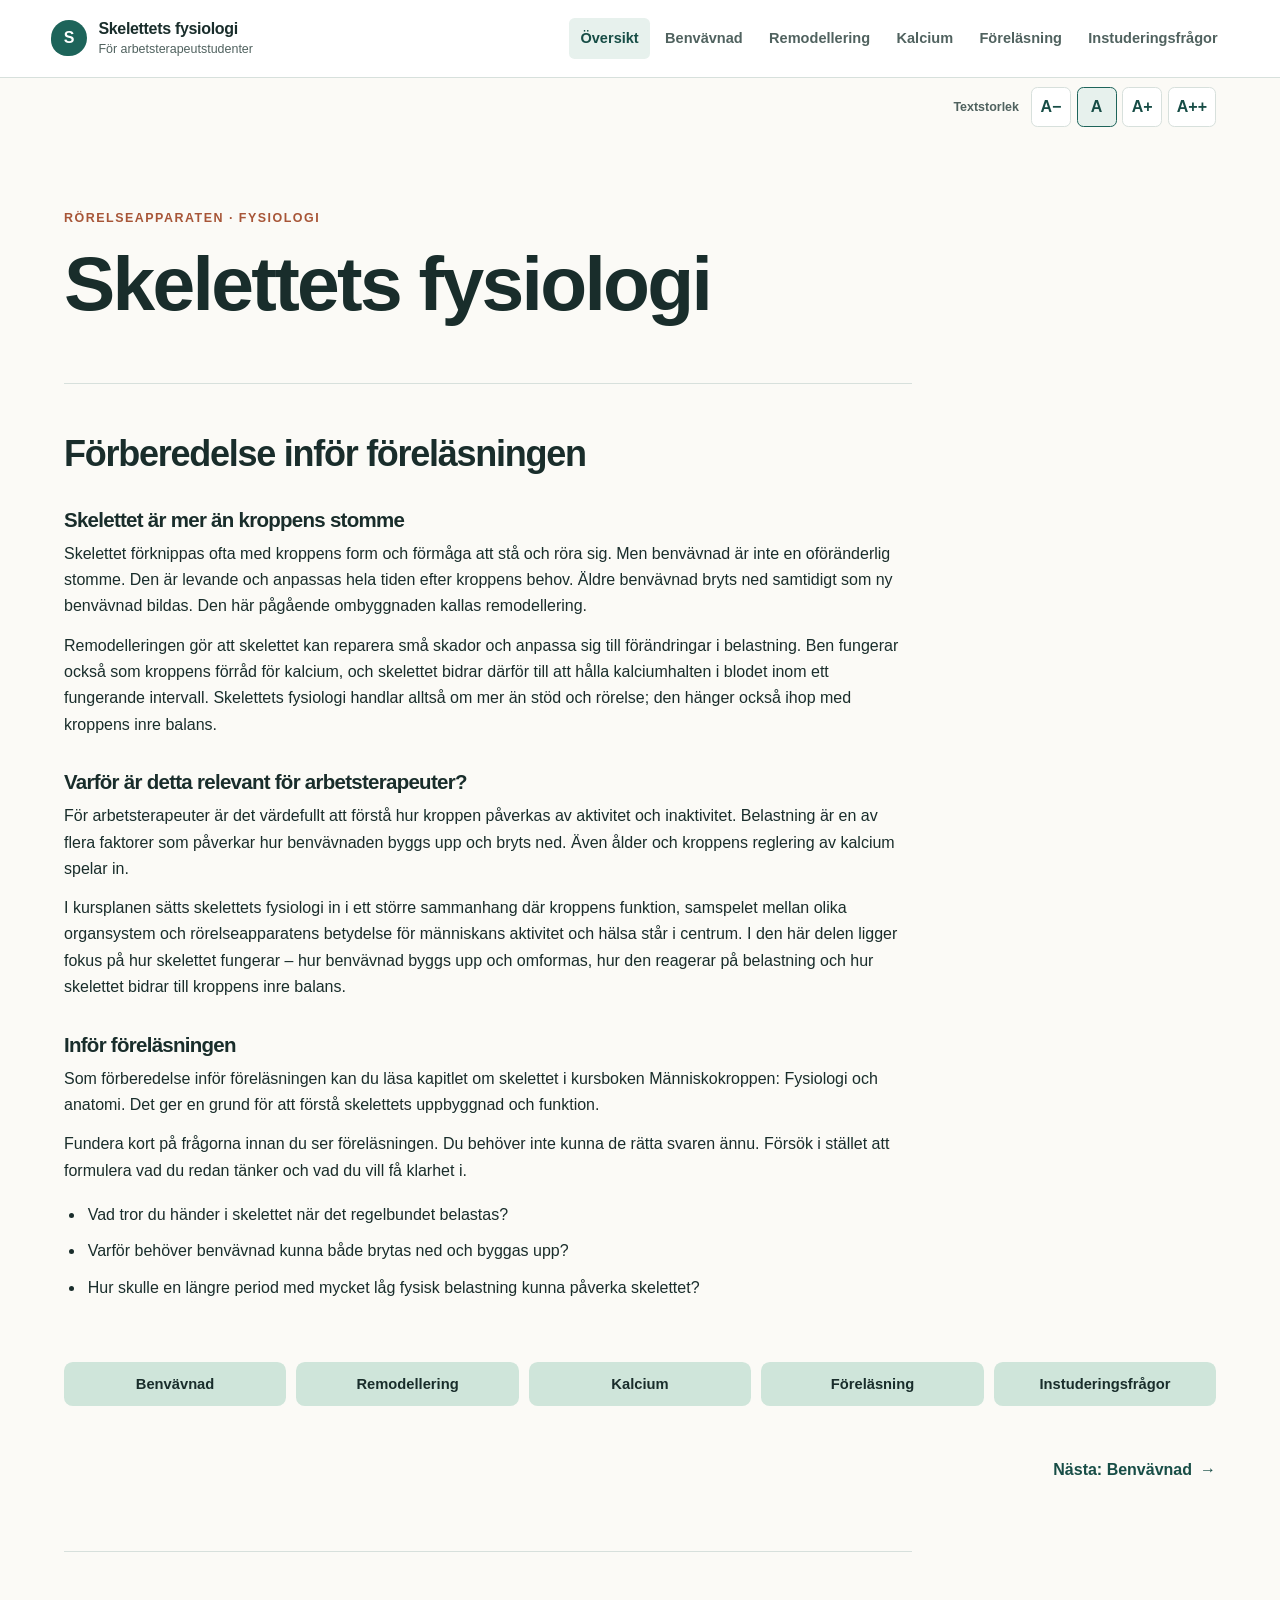
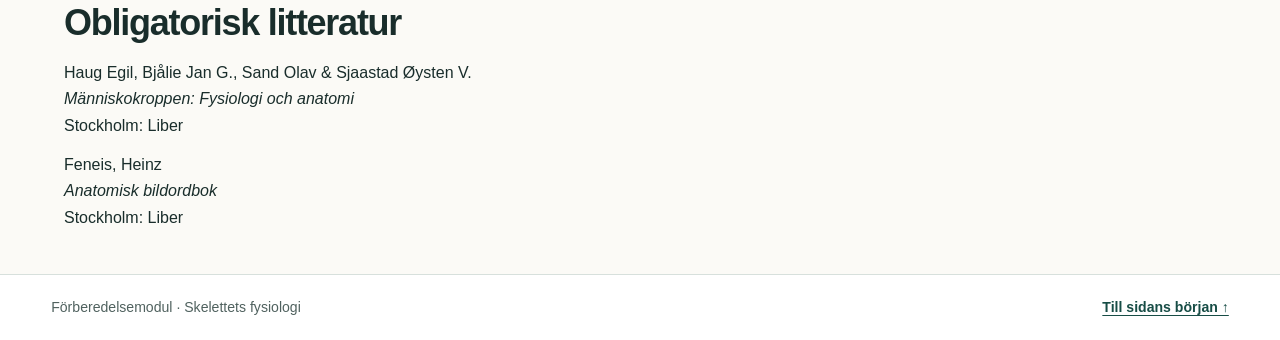
<file: index.html>
<!doctype html>
<html lang="sv">
<head>
  <meta charset="utf-8">
  <meta name="viewport" content="width=device-width, initial-scale=1">
  <meta name="description" content="Förberedelse inför föreläsningen om skelettets fysiologi för arbetsterapeutstudenter.">
  <title>Skelettets fysiologi | Förberedelse</title>
  <link rel="stylesheet" href="assets/site.css">
  <script src="assets/site.js" defer></script>
</head>
<body>
  <a class="skip-link" href="#main">Hoppa till innehållet</a>
  <header class="site-header">
    <a class="brand" href="index.html" aria-label="Skelettets fysiologi, startsida"><span class="brand-mark" aria-hidden="true">S</span><span><strong>Skelettets fysiologi</strong><small>För arbetsterapeutstudenter</small></span></a>
    <nav class="primary-nav" aria-label="Huvudnavigation"><a href="index.html" aria-current="page">Översikt</a><a href="benvavnad.html">Benvävnad</a><a href="remodellering.html">Remodellering</a><a href="kalcium.html">Kalcium</a><a href="forelasning.html">Föreläsning</a><a href="instuderingsfragor.html">Instuderingsfrågor</a></nav>
  </header>
  <main id="main" class="page-shell">
    <section class="hero">
      <p class="eyebrow">Rörelseapparaten · Fysiologi</p>
      <h1>Skelettets fysiologi</h1>
    </section>
    <section class="content-section narrow-copy">
      <h2>Förberedelse inför föreläsningen</h2>
      <h3>Skelettet är mer än kroppens stomme</h3>
      <p>Skelettet förknippas ofta med kroppens form och förmåga att stå och röra sig. Men benvävnad är inte en oföränderlig stomme. Den är levande och anpassas hela tiden efter kroppens behov. Äldre benvävnad bryts ned samtidigt som ny benvävnad bildas. Den här pågående ombyggnaden kallas remodellering.</p>
      <p>Remodelleringen gör att skelettet kan reparera små skador och anpassa sig till förändringar i belastning. Ben fungerar också som kroppens förråd för kalcium, och skelettet bidrar därför till att hålla kalciumhalten i blodet inom ett fungerande intervall. Skelettets fysiologi handlar alltså om mer än stöd och rörelse; den hänger också ihop med kroppens inre balans.</p>
      <h3>Varför är detta relevant för arbetsterapeuter?</h3>
      <p>För arbetsterapeuter är det värdefullt att förstå hur kroppen påverkas av aktivitet och inaktivitet. Belastning är en av flera faktorer som påverkar hur benvävnaden byggs upp och bryts ned. Även ålder och kroppens reglering av kalcium spelar in.</p>
      <p>I kursplanen sätts skelettets fysiologi in i ett större sammanhang där kroppens funktion, samspelet mellan olika organsystem och rörelseapparatens betydelse för människans aktivitet och hälsa står i centrum. I den här delen ligger fokus på hur skelettet fungerar – hur benvävnad byggs upp och omformas, hur den reagerar på belastning och hur skelettet bidrar till kroppens inre balans.</p>
      <h3>Inför föreläsningen</h3>
      <p>Som förberedelse inför föreläsningen kan du läsa kapitlet om skelettet i kursboken Människokroppen: Fysiologi och anatomi. Det ger en grund för att förstå skelettets uppbyggnad och funktion.</p>
      <p>Fundera kort på frågorna innan du ser föreläsningen. Du behöver inte kunna de rätta svaren ännu. Försök i stället att formulera vad du redan tänker och vad du vill få klarhet i.</p>
      <ul class="question-list">
        <li>Vad tror du händer i skelettet när det regelbundet belastas?</li>
        <li>Varför behöver benvävnad kunna både brytas ned och byggas upp?</li>
        <li>Hur skulle en längre period med mycket låg fysisk belastning kunna påverka skelettet?</li>
      </ul>
    </section>
    <nav class="topic-links" aria-label="Genvägar till innehållet">
      <a class="topic-card" href="benvavnad.html"><h3>Benvävnad</h3></a>
      <a class="topic-card" href="remodellering.html"><h3>Remodellering</h3></a>
      <a class="topic-card" href="kalcium.html"><h3>Kalcium</h3></a>
      <a class="topic-card" href="forelasning.html"><h3>Föreläsning</h3></a>
      <a class="topic-card" href="instuderingsfragor.html"><h3>Instuderingsfrågor</h3></a>
    </nav>
    <nav class="page-navigation" aria-label="Gå vidare"><span></span><a class="next-link" href="benvavnad.html">Nästa: Benvävnad <span aria-hidden="true">→</span></a></nav>
    <section class="content-section narrow-copy literature-section">
      <h2>Obligatorisk litteratur</h2>
      <p>Haug Egil, Bjålie Jan G., Sand Olav &amp; Sjaastad Øysten V.<br><em>Människokroppen: Fysiologi och anatomi</em><br>Stockholm: Liber</p>
      <p>Feneis, Heinz<br><em>Anatomisk bildordbok</em><br>Stockholm: Liber</p>
    </section>
  </main>
  <footer class="site-footer"><p>Förberedelsemodul · Skelettets fysiologi</p><a href="#main">Till sidans början ↑</a></footer>
</body>
</html>
</file>
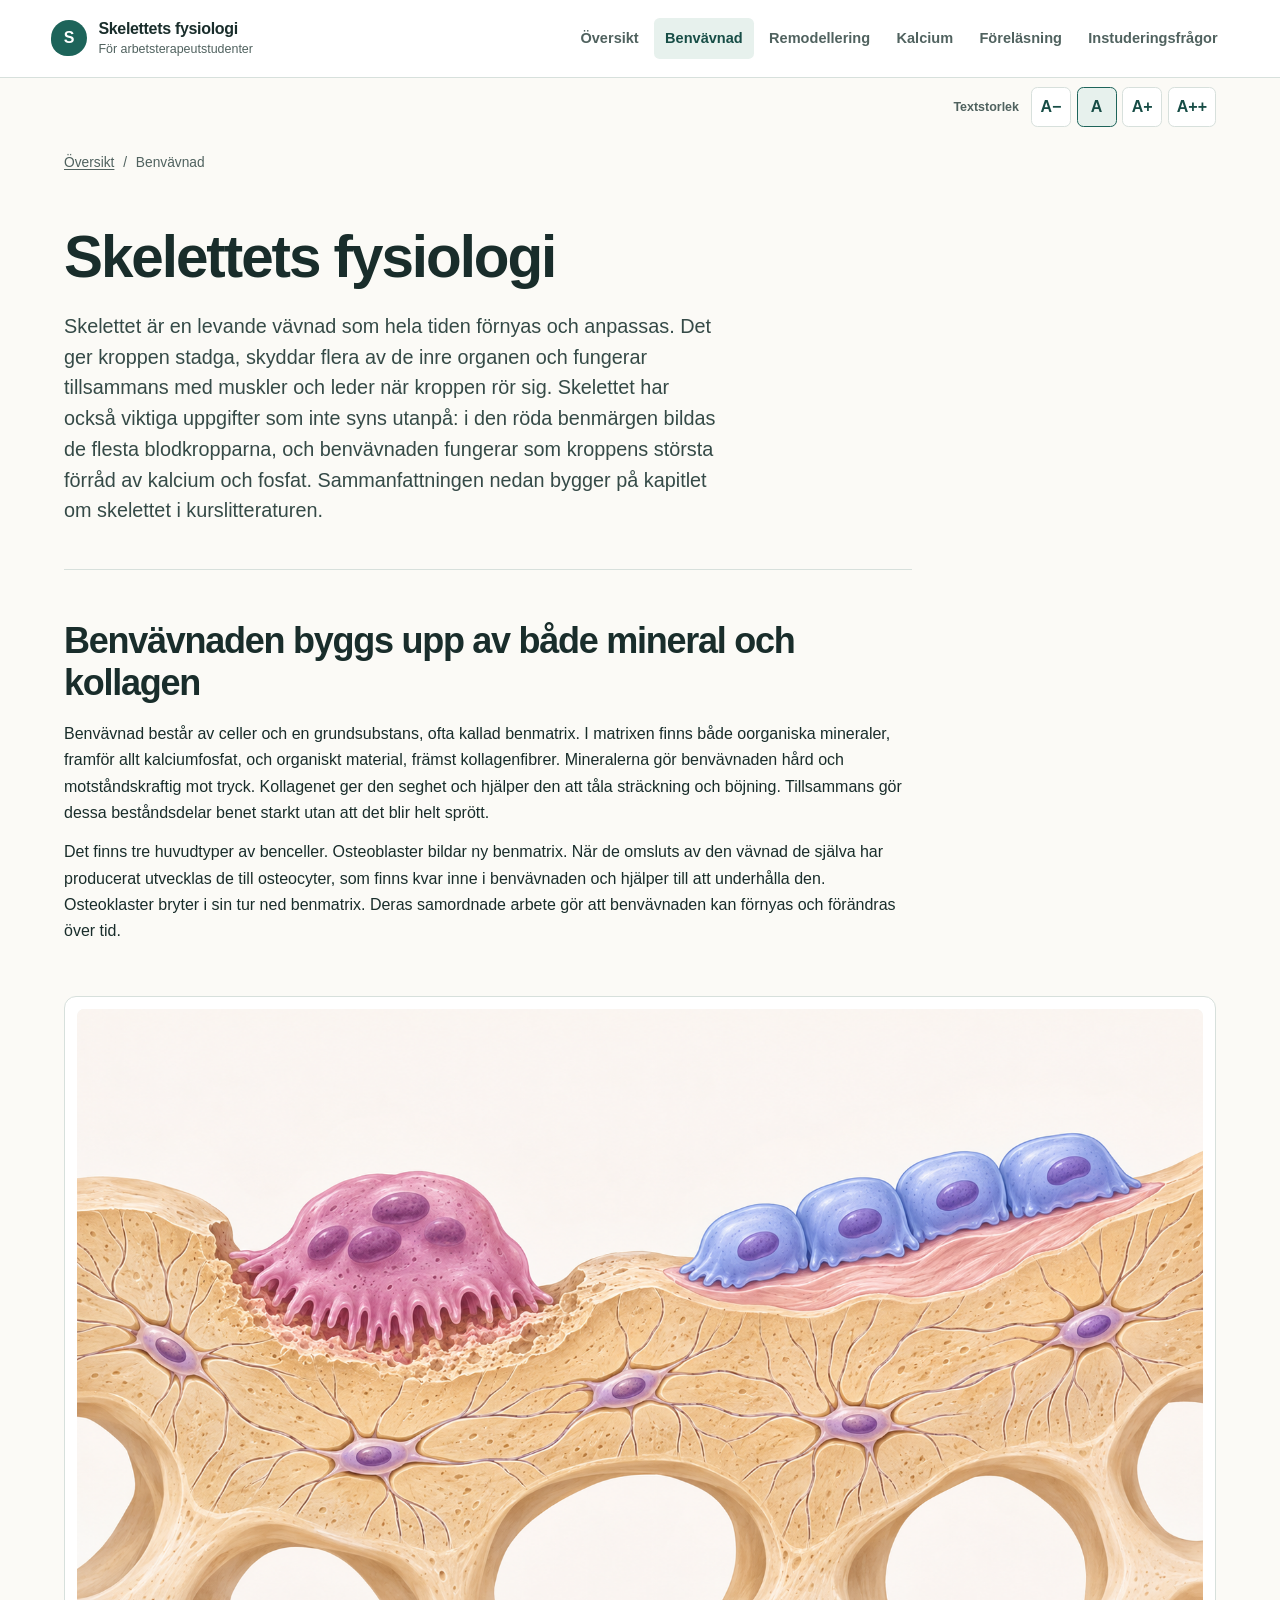
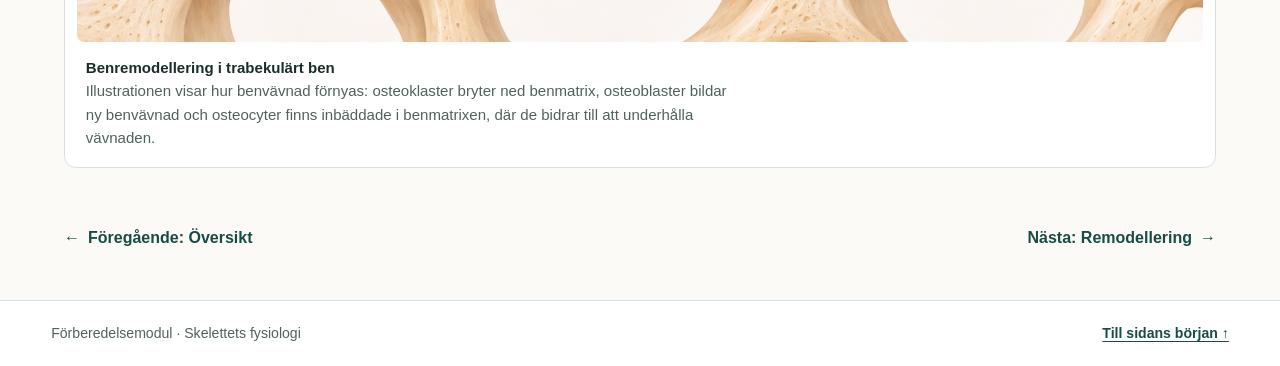
<file: benvavnad.html>
<!doctype html>
<html lang="sv">
<head>
  <meta charset="utf-8">
  <meta name="viewport" content="width=device-width, initial-scale=1">
  <meta name="description" content="Sammanfattning av skelettets fysiologi och benvävnadens uppbyggnad.">
  <title>Benvävnad | Skelettets fysiologi</title>
  <link rel="stylesheet" href="assets/site.css">
  <script src="assets/site.js" defer></script>
</head>
<body>
  <a class="skip-link" href="#main">Hoppa till innehållet</a>
  <header class="site-header">
    <a class="brand" href="index.html" aria-label="Skelettets fysiologi, startsida"><span class="brand-mark" aria-hidden="true">S</span><span><strong>Skelettets fysiologi</strong><small>För arbetsterapeutstudenter</small></span></a>
    <nav class="primary-nav" aria-label="Huvudnavigation"><a href="index.html">Översikt</a><a href="benvavnad.html" aria-current="page">Benvävnad</a><a href="remodellering.html">Remodellering</a><a href="kalcium.html">Kalcium</a><a href="forelasning.html">Föreläsning</a><a href="instuderingsfragor.html">Instuderingsfrågor</a></nav>
  </header>
  <main id="main" class="page-shell">
    <div class="page-topline"><a href="index.html">Översikt</a><span aria-hidden="true">/</span><span>Benvävnad</span></div>
    <section class="page-intro">
      <h1>Skelettets fysiologi</h1>
      <p class="lead">Skelettet är en levande vävnad som hela tiden förnyas och anpassas. Det ger kroppen stadga, skyddar flera av de inre organen och fungerar tillsammans med muskler och leder när kroppen rör sig. Skelettet har också viktiga uppgifter som inte syns utanpå: i den röda benmärgen bildas de flesta blodkropparna, och benvävnaden fungerar som kroppens största förråd av kalcium och fosfat. Sammanfattningen nedan bygger på kapitlet om skelettet i kurslitteraturen.</p>
    </section>
    <section class="content-section narrow-copy">
      <h2>Benvävnaden byggs upp av både mineral och kollagen</h2>
      <p>Benvävnad består av celler och en grundsubstans, ofta kallad benmatrix. I matrixen finns både oorganiska mineraler, framför allt kalciumfosfat, och organiskt material, främst kollagenfibrer. Mineralerna gör benvävnaden hård och motståndskraftig mot tryck. Kollagenet ger den seghet och hjälper den att tåla sträckning och böjning. Tillsammans gör dessa beståndsdelar benet starkt utan att det blir helt sprött.</p>
      <p>Det finns tre huvudtyper av benceller. Osteoblaster bildar ny benmatrix. När de omsluts av den vävnad de själva har producerat utvecklas de till osteocyter, som finns kvar inne i benvävnaden och hjälper till att underhålla den. Osteoklaster bryter i sin tur ned benmatrix. Deras samordnade arbete gör att benvävnaden kan förnyas och förändras över tid.</p>
    </section>
    <figure class="figure-card">
      <img src="assets/benremodellering.png" alt="Närbild av trabekulär benvävnad. En osteoklast bryter ned benmatrix vid en resorptionsgrop, osteoblaster ligger längs en annan yta och osteocyter syns inbäddade i matrixen med tunna utskott.">
      <figcaption><strong>Benremodellering i trabekulärt ben</strong><br>Illustrationen visar hur benvävnad förnyas: osteoklaster bryter ned benmatrix, osteoblaster bildar ny benvävnad och osteocyter finns inbäddade i benmatrixen, där de bidrar till att underhålla vävnaden.</figcaption>
    </figure>
    <nav class="page-navigation" aria-label="Sidnavigation"><a class="previous-link" href="index.html"><span aria-hidden="true">←</span> Föregående: Översikt</a><a class="next-link" href="remodellering.html">Nästa: Remodellering <span aria-hidden="true">→</span></a></nav>
  </main>
  <footer class="site-footer"><p>Förberedelsemodul · Skelettets fysiologi</p><a href="#main">Till sidans början ↑</a></footer>
</body>
</html>
</file>
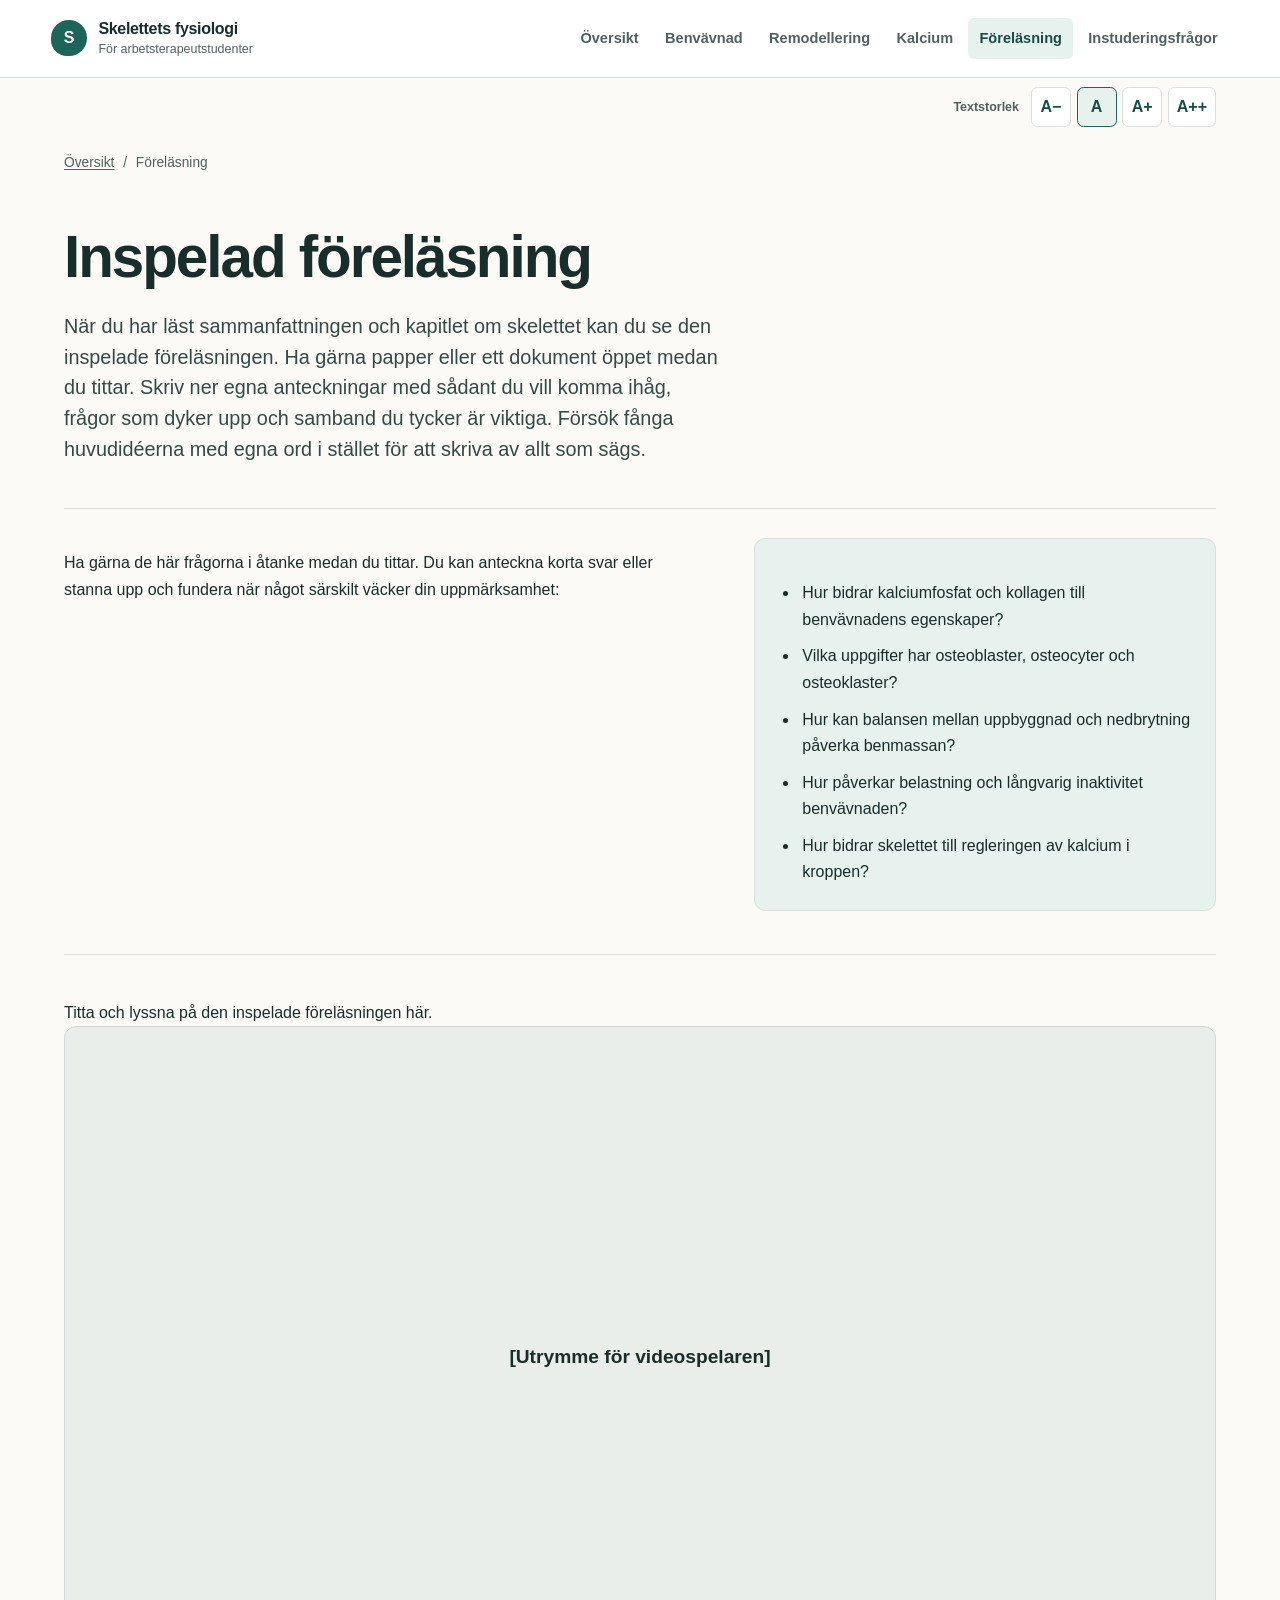
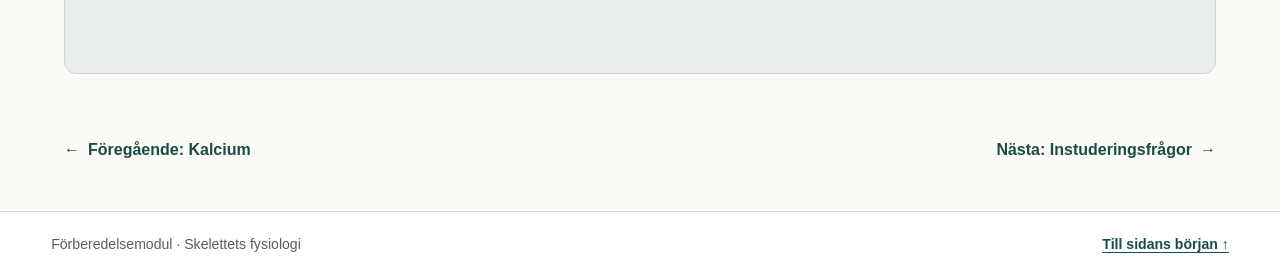
<file: forelasning.html>
<!doctype html>
<html lang="sv">
<head>
  <meta charset="utf-8">
  <meta name="viewport" content="width=device-width, initial-scale=1">
  <meta name="description" content="Inspelad föreläsning om skelettets fysiologi och frågor för egna anteckningar.">
  <title>Inspelad föreläsning | Skelettets fysiologi</title>
  <link rel="stylesheet" href="assets/site.css">
  <script src="assets/site.js" defer></script>
</head>
<body>
  <a class="skip-link" href="#main">Hoppa till innehållet</a>
  <header class="site-header">
    <a class="brand" href="index.html" aria-label="Skelettets fysiologi, startsida"><span class="brand-mark" aria-hidden="true">S</span><span><strong>Skelettets fysiologi</strong><small>För arbetsterapeutstudenter</small></span></a>
    <nav class="primary-nav" aria-label="Huvudnavigation"><a href="index.html">Översikt</a><a href="benvavnad.html">Benvävnad</a><a href="remodellering.html">Remodellering</a><a href="kalcium.html">Kalcium</a><a href="forelasning.html" aria-current="page">Föreläsning</a><a href="instuderingsfragor.html">Instuderingsfrågor</a></nav>
  </header>
  <main id="main" class="page-shell">
    <div class="page-topline"><a href="index.html">Översikt</a><span aria-hidden="true">/</span><span>Föreläsning</span></div>
    <section class="page-intro">
      <h1>Inspelad föreläsning</h1>
      <p class="lead">När du har läst sammanfattningen och kapitlet om skelettet kan du se den inspelade föreläsningen. Ha gärna papper eller ett dokument öppet medan du tittar. Skriv ner egna anteckningar med sådant du vill komma ihåg, frågor som dyker upp och samband du tycker är viktiga. Försök fånga huvudidéerna med egna ord i stället för att skriva av allt som sägs.</p>
    </section>
    <section class="content-section two-column lecture-guidance">
      <div><p>Ha gärna de här frågorna i åtanke medan du tittar. Du kan anteckna korta svar eller stanna upp och fundera när något särskilt väcker din uppmärksamhet:</p></div>
      <aside class="question-panel"><ul class="question-list">
        <li>Hur bidrar kalciumfosfat och kollagen till benvävnadens egenskaper?</li>
        <li>Vilka uppgifter har osteoblaster, osteocyter och osteoklaster?</li>
        <li>Hur kan balansen mellan uppbyggnad och nedbrytning påverka benmassan?</li>
        <li>Hur påverkar belastning och långvarig inaktivitet benvävnaden?</li>
        <li>Hur bidrar skelettet till regleringen av kalcium i kroppen?</li>
      </ul></aside>
    </section>
    <section class="content-section video-section" aria-label="Inspelad föreläsning">
      <p>Titta och lyssna på den inspelade föreläsningen här.</p>
      <div class="video-frame" id="video-frame">
        <div class="video-placeholder" id="video-placeholder"><p>[Utrymme för videospelaren]</p></div>
        <iframe id="youtube-player" title="Inspelad föreläsning om skelettets fysiologi" loading="lazy" allow="accelerometer; autoplay; clipboard-write; encrypted-media; gyroscope; picture-in-picture; web-share" referrerpolicy="strict-origin-when-cross-origin" allowfullscreen hidden></iframe>
      </div>
    </section>
    <nav class="page-navigation" aria-label="Sidnavigation"><a class="previous-link" href="kalcium.html"><span aria-hidden="true">←</span> Föregående: Kalcium</a><a class="next-link" href="instuderingsfragor.html">Nästa: Instuderingsfrågor <span aria-hidden="true">→</span></a></nav>
  </main>
  <footer class="site-footer"><p>Förberedelsemodul · Skelettets fysiologi</p><a href="#main">Till sidans början ↑</a></footer>
</body>
</html>
</file>
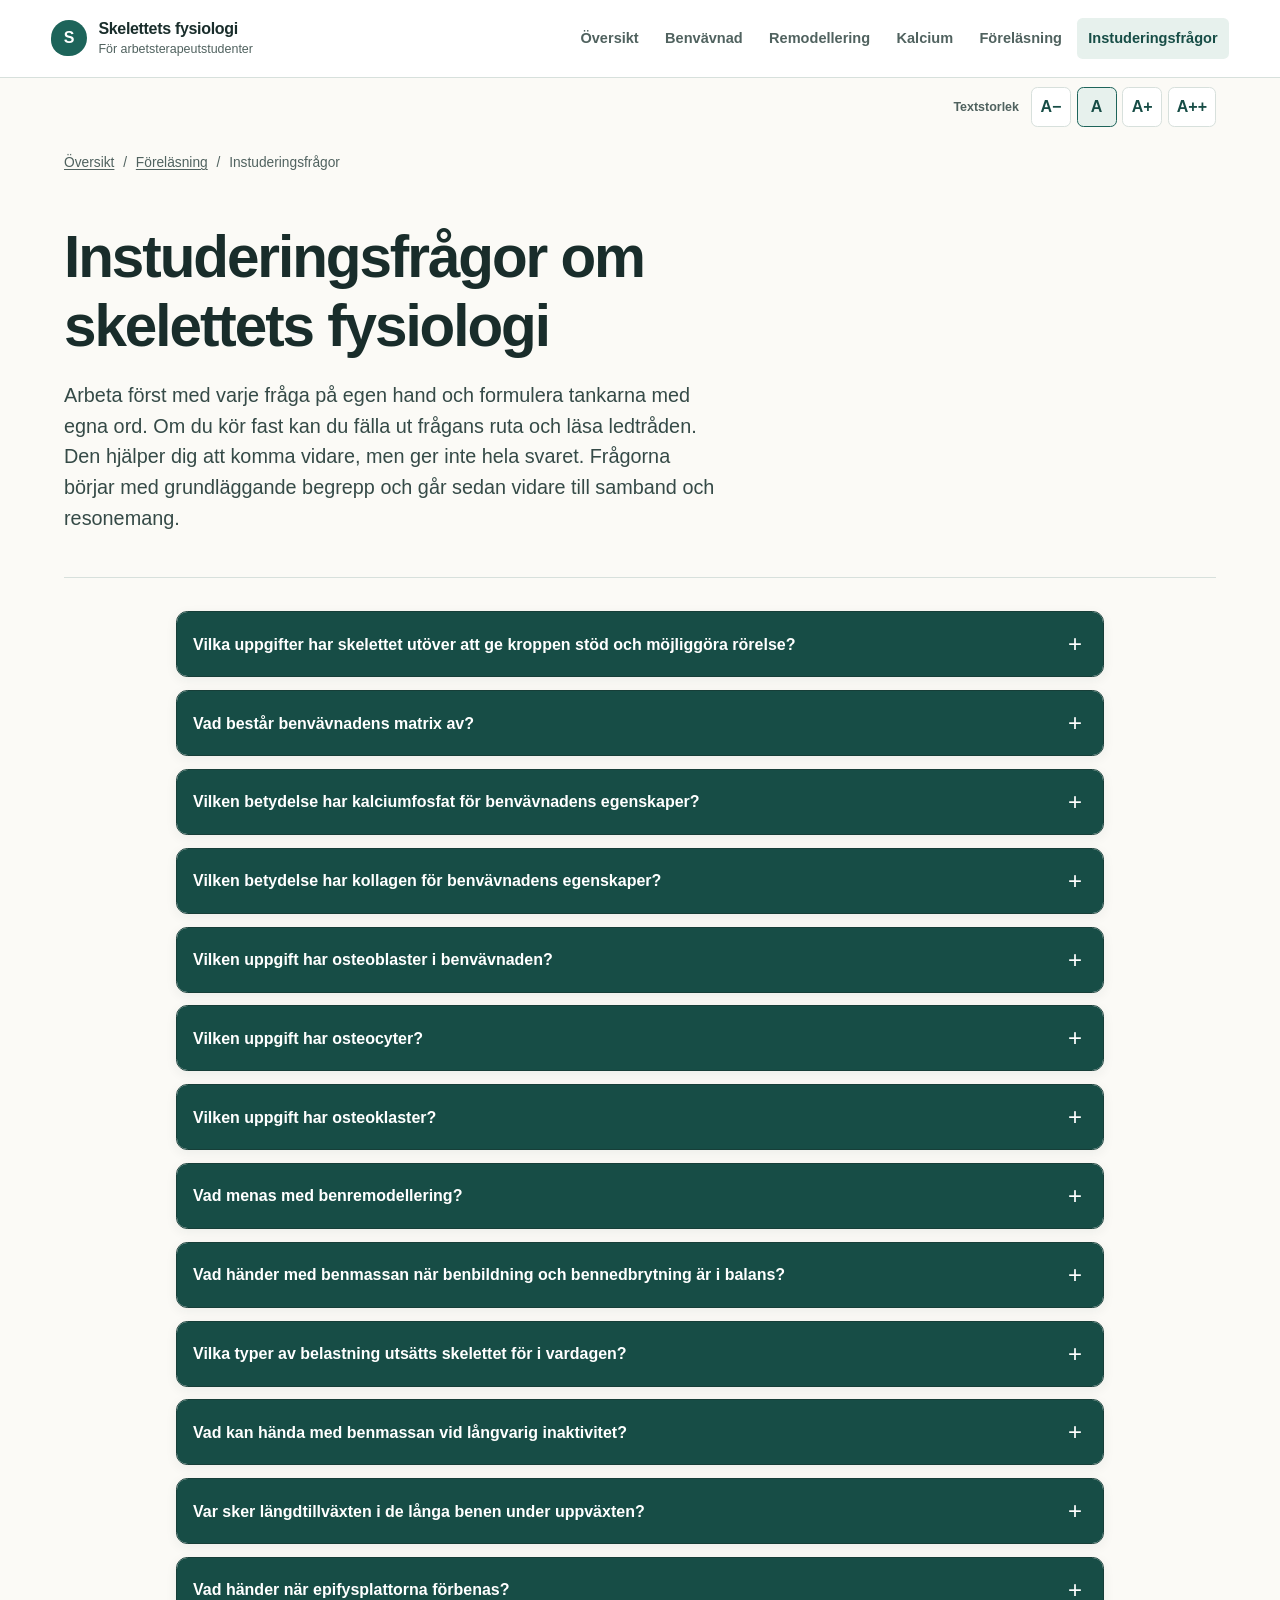
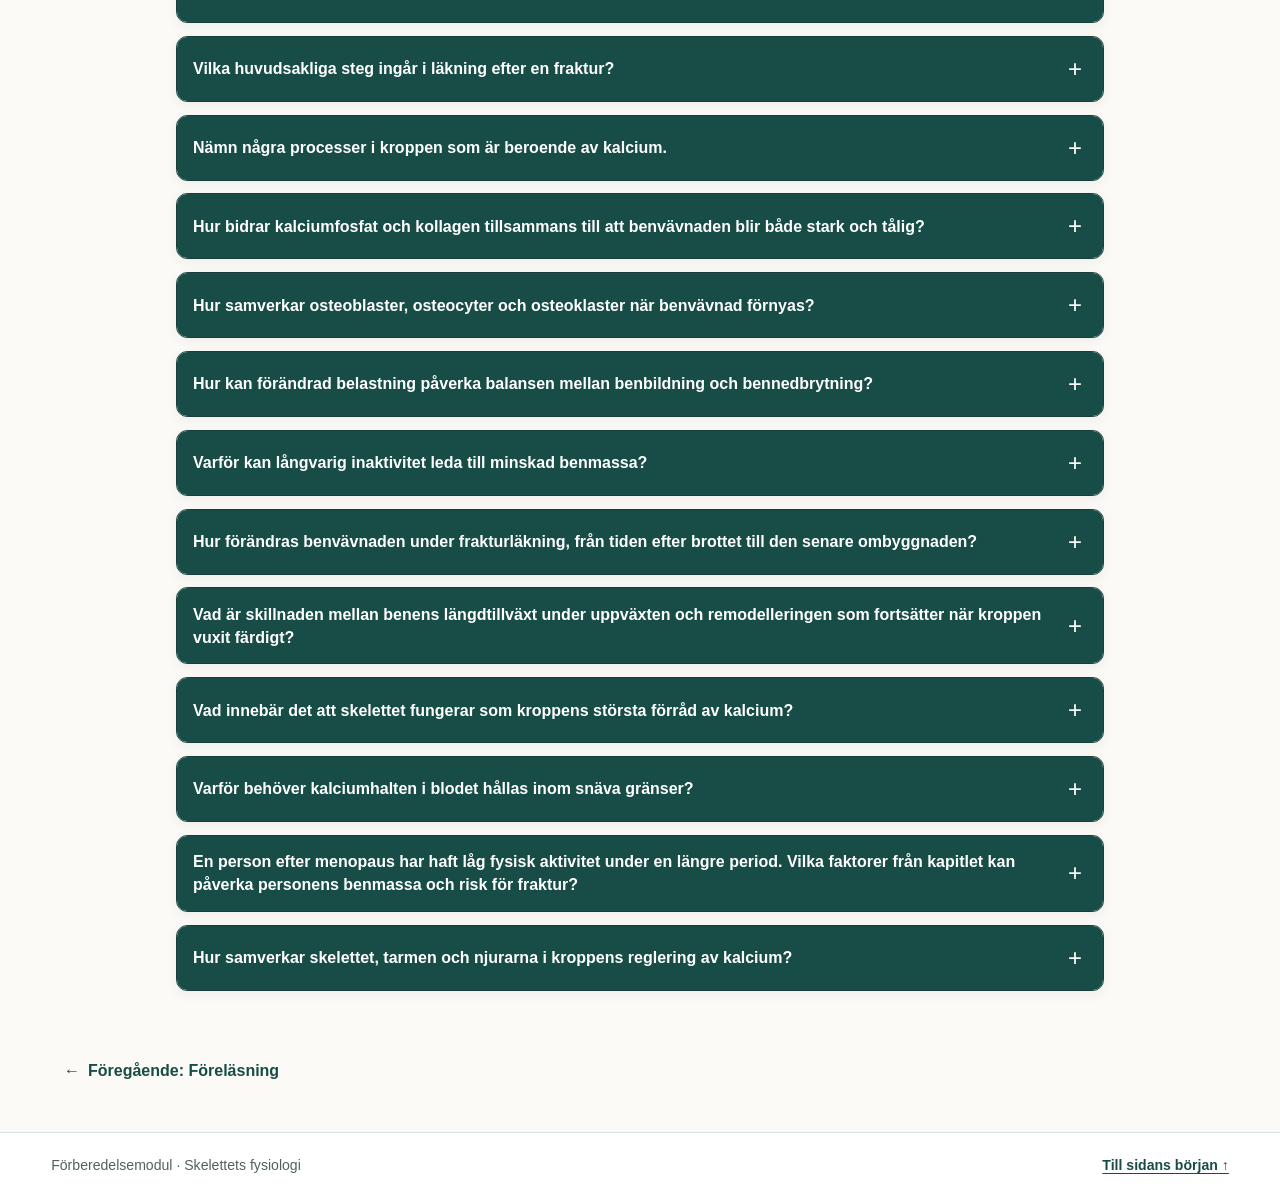
<file: instuderingsfragor.html>
<!doctype html>
<html lang="sv">
<head>
  <meta charset="utf-8">
  <meta name="viewport" content="width=device-width, initial-scale=1">
  <meta name="description" content="Instuderingsfrågor med ledtrådar om skelettets fysiologi, baserade på kapitel 7.">
  <title>Instuderingsfrågor om skelettets fysiologi | Skelettets fysiologi</title>
  <link rel="stylesheet" href="assets/site.css">
  <script src="assets/site.js" defer></script>
</head>
<body>
  <a class="skip-link" href="#main">Hoppa till innehållet</a>
  <header class="site-header">
    <a class="brand" href="index.html" aria-label="Skelettets fysiologi, startsida"><span class="brand-mark" aria-hidden="true">S</span><span><strong>Skelettets fysiologi</strong><small>För arbetsterapeutstudenter</small></span></a>
    <nav class="primary-nav" aria-label="Huvudnavigation"><a href="index.html">Översikt</a><a href="benvavnad.html">Benvävnad</a><a href="remodellering.html">Remodellering</a><a href="kalcium.html">Kalcium</a><a href="forelasning.html">Föreläsning</a><a href="instuderingsfragor.html" aria-current="page">Instuderingsfrågor</a></nav>
  </header>
  <main id="main" class="page-shell">
    <div class="page-topline"><a href="index.html">Översikt</a><span aria-hidden="true">/</span><a href="forelasning.html">Föreläsning</a><span aria-hidden="true">/</span><span>Instuderingsfrågor</span></div>
    <section class="page-intro">
      <h1>Instuderingsfrågor om skelettets fysiologi</h1>
      <p class="lead">Arbeta först med varje fråga på egen hand och formulera tankarna med egna ord. Om du kör fast kan du fälla ut frågans ruta och läsa ledtråden. Den hjälper dig att komma vidare, men ger inte hela svaret. Frågorna börjar med grundläggande begrepp och går sedan vidare till samband och resonemang.</p>
    </section>
    <section class="content-section question-section" aria-label="Frågor med utfällbara ledtrådar">
      <div class="study-questions">
      <details class="study-question">
        <summary><span class="question-text">Vilka uppgifter har skelettet utöver att ge kroppen stöd och möjliggöra rörelse?</span></summary>
        <div class="question-hint"><p>Tänk på vad skelettet gör för kroppens inre organ, blodbildning och mineralförråd.</p></div>
      </details>
      <details class="study-question">
        <summary><span class="question-text">Vad består benvävnadens matrix av?</span></summary>
        <div class="question-hint"><p>Fundera på vilka oorganiska och organiska beståndsdelar som ingår.</p></div>
      </details>
      <details class="study-question">
        <summary><span class="question-text">Vilken betydelse har kalciumfosfat för benvävnadens egenskaper?</span></summary>
        <div class="question-hint"><p>Tänk på vad mineralerna bidrar med när benet utsätts för tryck.</p></div>
      </details>
      <details class="study-question">
        <summary><span class="question-text">Vilken betydelse har kollagen för benvävnadens egenskaper?</span></summary>
        <div class="question-hint"><p>Fundera på hur benet kan tåla sträckning och böjning utan att bli sprött.</p></div>
      </details>
      <details class="study-question">
        <summary><span class="question-text">Vilken uppgift har osteoblaster i benvävnaden?</span></summary>
        <div class="question-hint"><p>Tänk på deras roll när benmatrix bildas.</p></div>
      </details>
      <details class="study-question">
        <summary><span class="question-text">Vilken uppgift har osteocyter?</span></summary>
        <div class="question-hint"><p>Fundera på var dessa celler finns och hur de bidrar till benvävnaden.</p></div>
      </details>
      <details class="study-question">
        <summary><span class="question-text">Vilken uppgift har osteoklaster?</span></summary>
        <div class="question-hint"><p>Tänk på vad som behöver hända med äldre eller skadad benmatrix när vävnaden förnyas.</p></div>
      </details>
      <details class="study-question">
        <summary><span class="question-text">Vad menas med benremodellering?</span></summary>
        <div class="question-hint"><p>Beskriv den fortlöpande processen där benvävnad både förändras och förnyas.</p></div>
      </details>
      <details class="study-question">
        <summary><span class="question-text">Vad händer med benmassan när benbildning och bennedbrytning är i balans?</span></summary>
        <div class="question-hint"><p>Jämför mängden benvävnad som tillkommer med mängden som bryts ned.</p></div>
      </details>
      <details class="study-question">
        <summary><span class="question-text">Vilka typer av belastning utsätts skelettet för i vardagen?</span></summary>
        <div class="question-hint"><p>Tänk både på kroppens tyngd och på vad musklerna gör med skelettet.</p></div>
      </details>
      <details class="study-question">
        <summary><span class="question-text">Vad kan hända med benmassan vid långvarig inaktivitet?</span></summary>
        <div class="question-hint"><p>Jämför ett ben som belastas regelbundet med ett ben som hålls stilla under lång tid.</p></div>
      </details>
      <details class="study-question">
        <summary><span class="question-text">Var sker längdtillväxten i de långa benen under uppväxten?</span></summary>
        <div class="question-hint"><p>Tänk på broskområdena nära benens ändar.</p></div>
      </details>
      <details class="study-question">
        <summary><span class="question-text">Vad händer när epifysplattorna förbenas?</span></summary>
        <div class="question-hint"><p>Fundera på vad som då upphör och vilken förändringsprocess i skelettet som fortsätter.</p></div>
      </details>
      <details class="study-question">
        <summary><span class="question-text">Vilka huvudsakliga steg ingår i läkning efter en fraktur?</span></summary>
        <div class="question-hint"><p>Följ utvecklingen från den första vävnaden mellan brottytorna till den senare ombyggnaden.</p></div>
      </details>
      <details class="study-question">
        <summary><span class="question-text">Nämn några processer i kroppen som är beroende av kalcium.</span></summary>
        <div class="question-hint"><p>Tänk på vad kalcium har för betydelse för muskler, nervceller och blod.</p></div>
      </details>
      <details class="study-question">
        <summary><span class="question-text">Hur bidrar kalciumfosfat och kollagen tillsammans till att benvävnaden blir både stark och tålig?</span></summary>
        <div class="question-hint"><p>Jämför vad mineralerna respektive kollagenet bidrar med när ben utsätts för olika typer av krafter.</p></div>
      </details>
      <details class="study-question">
        <summary><span class="question-text">Hur samverkar osteoblaster, osteocyter och osteoklaster när benvävnad förnyas?</span></summary>
        <div class="question-hint"><p>Följ vad som händer med benmatrix när den byggs upp, underhålls och bryts ned.</p></div>
      </details>
      <details class="study-question">
        <summary><span class="question-text">Hur kan förändrad belastning påverka balansen mellan benbildning och bennedbrytning?</span></summary>
        <div class="question-hint"><p>Resonera kring hur benmassan kan påverkas när belastningen ökar eller minskar under en längre tid.</p></div>
      </details>
      <details class="study-question">
        <summary><span class="question-text">Varför kan långvarig inaktivitet leda till minskad benmassa?</span></summary>
        <div class="question-hint"><p>Fundera på hur benvävnaden påverkas när den inte utsätts för den belastning den brukar få. Tänk också på ett exempel där en arm eller ett ben hålls stilla.</p></div>
      </details>
      <details class="study-question">
        <summary><span class="question-text">Hur förändras benvävnaden under frakturläkning, från tiden efter brottet till den senare ombyggnaden?</span></summary>
        <div class="question-hint"><p>Ordna händelserna i följd: vävnad mellan brottytorna, kallusbildning och remodellering.</p></div>
      </details>
      <details class="study-question">
        <summary><span class="question-text">Vad är skillnaden mellan benens längdtillväxt under uppväxten och remodelleringen som fortsätter när kroppen vuxit färdigt?</span></summary>
        <div class="question-hint"><p>Jämför förändring av benens längd med den fortlöpande omsättningen av benvävnad.</p></div>
      </details>
      <details class="study-question">
        <summary><span class="question-text">Vad innebär det att skelettet fungerar som kroppens största förråd av kalcium?</span></summary>
        <div class="question-hint"><p>Fundera på hur lagrat kalcium kan stå i förbindelse med kalcium i kroppsvätskorna.</p></div>
      </details>
      <details class="study-question">
        <summary><span class="question-text">Varför behöver kalciumhalten i blodet hållas inom snäva gränser?</span></summary>
        <div class="question-hint"><p>Koppla kalciumhalten till de processer där kalcium behövs, till exempel muskelsammandragning, signalöverföring mellan nervceller och blodets koagulation.</p></div>
      </details>
      <details class="study-question">
        <summary><span class="question-text">En person efter menopaus har haft låg fysisk aktivitet under en längre period. Vilka faktorer från kapitlet kan påverka personens benmassa och risk för fraktur?</span></summary>
        <div class="question-hint"><p>Väg samman betydelsen av ålder, förändrad östrogenproduktion, fysisk belastning och kroppens reglering av kalcium och fosfat.</p></div>
      </details>
      <details class="study-question">
        <summary><span class="question-text">Hur samverkar skelettet, tarmen och njurarna i kroppens reglering av kalcium?</span></summary>
        <div class="question-hint"><p>Följ kalcium från upptaget i tarmen, via blodet och utbytet med skelettet, till njurarnas hantering. Fundera också på vilken roll hormoner har.</p></div>
      </details>
      </div>
    </section>
    <nav class="page-navigation" aria-label="Sidnavigation"><a class="previous-link" href="forelasning.html"><span aria-hidden="true">←</span> Föregående: Föreläsning</a><span></span></nav>
  </main>
  <footer class="site-footer"><p>Förberedelsemodul · Skelettets fysiologi</p><a href="#main">Till sidans början ↑</a></footer>
</body>
</html>
</file>
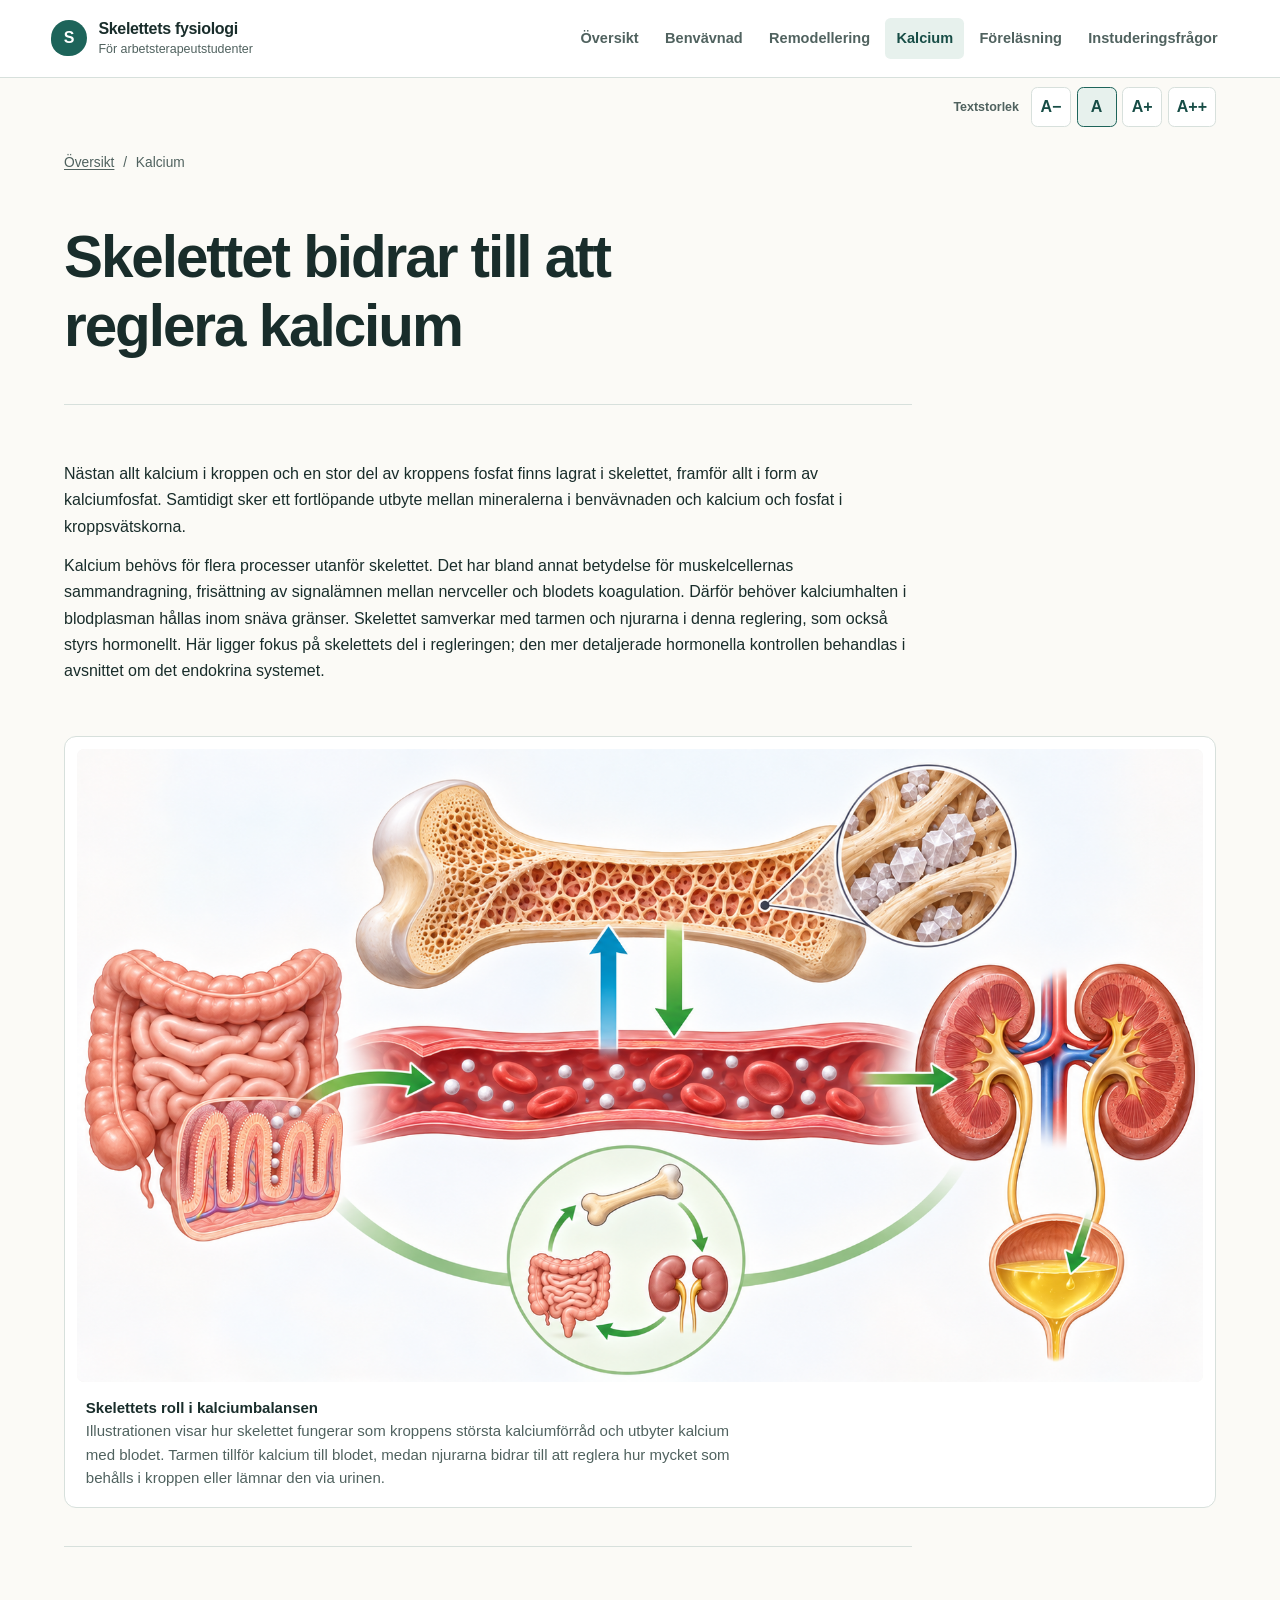
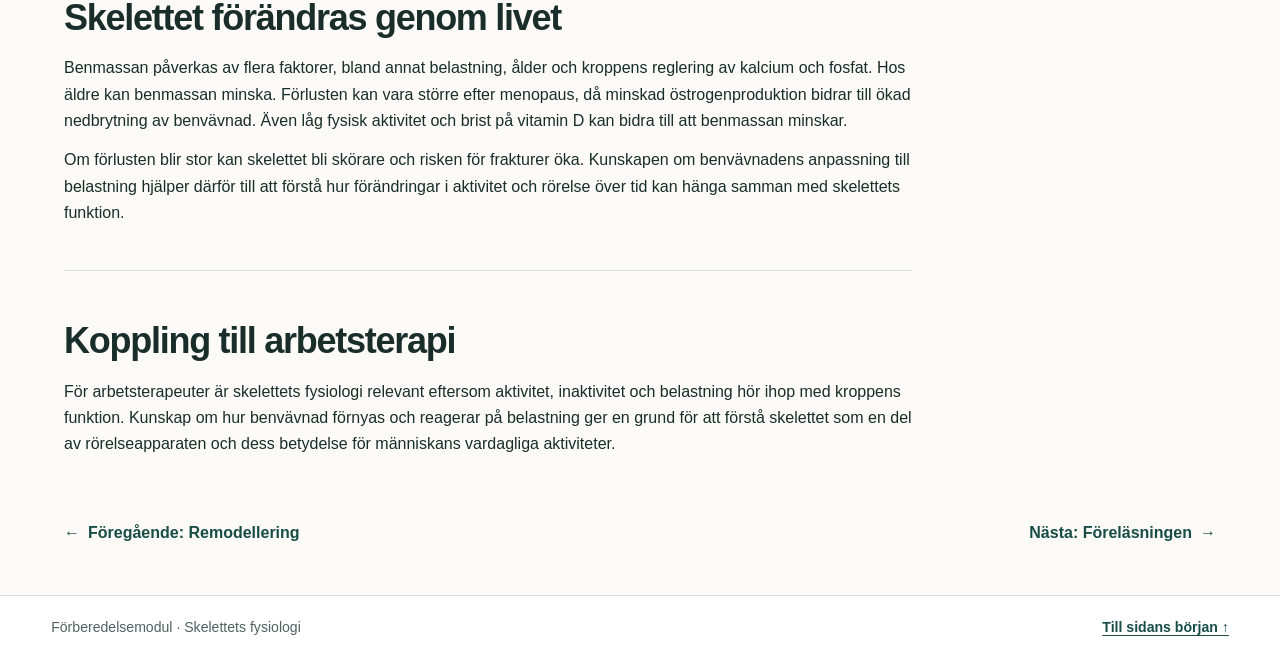
<file: kalcium.html>
<!doctype html>
<html lang="sv">
<head>
  <meta charset="utf-8">
  <meta name="viewport" content="width=device-width, initial-scale=1">
  <meta name="description" content="Skelettets roll i kalciumreglering och förändringar genom livet.">
  <title>Kalcium | Skelettets fysiologi</title>
  <link rel="stylesheet" href="assets/site.css">
  <script src="assets/site.js" defer></script>
</head>
<body>
  <a class="skip-link" href="#main">Hoppa till innehållet</a>
  <header class="site-header">
    <a class="brand" href="index.html" aria-label="Skelettets fysiologi, startsida"><span class="brand-mark" aria-hidden="true">S</span><span><strong>Skelettets fysiologi</strong><small>För arbetsterapeutstudenter</small></span></a>
    <nav class="primary-nav" aria-label="Huvudnavigation"><a href="index.html">Översikt</a><a href="benvavnad.html">Benvävnad</a><a href="remodellering.html">Remodellering</a><a href="kalcium.html" aria-current="page">Kalcium</a><a href="forelasning.html">Föreläsning</a><a href="instuderingsfragor.html">Instuderingsfrågor</a></nav>
  </header>
  <main id="main" class="page-shell">
    <div class="page-topline"><a href="index.html">Översikt</a><span aria-hidden="true">/</span><span>Kalcium</span></div>
    <section class="page-intro"><h1>Skelettet bidrar till att reglera kalcium</h1></section>
    <section class="content-section narrow-copy">
      <p>Nästan allt kalcium i kroppen och en stor del av kroppens fosfat finns lagrat i skelettet, framför allt i form av kalciumfosfat. Samtidigt sker ett fortlöpande utbyte mellan mineralerna i benvävnaden och kalcium och fosfat i kroppsvätskorna.</p>
      <p>Kalcium behövs för flera processer utanför skelettet. Det har bland annat betydelse för muskelcellernas sammandragning, frisättning av signalämnen mellan nervceller och blodets koagulation. Därför behöver kalciumhalten i blodplasman hållas inom snäva gränser. Skelettet samverkar med tarmen och njurarna i denna reglering, som också styrs hormonellt. Här ligger fokus på skelettets del i regleringen; den mer detaljerade hormonella kontrollen behandlas i avsnittet om det endokrina systemet.</p>
    </section>
    <figure class="figure-card">
      <img src="assets/kalciumbalans.png" alt="Schematisk illustration av ett ben som kalciumförråd, blodet, tarmen och njurarna. Pilar visar upptag från tarmen till blodet, utbyte mellan blod och ben samt njurarnas hantering av kalcium mot urinen.">
      <figcaption><strong>Skelettets roll i kalciumbalansen</strong><br>Illustrationen visar hur skelettet fungerar som kroppens största kalciumförråd och utbyter kalcium med blodet. Tarmen tillför kalcium till blodet, medan njurarna bidrar till att reglera hur mycket som behålls i kroppen eller lämnar den via urinen.</figcaption>
    </figure>
    <section class="content-section narrow-copy">
      <h2>Skelettet förändras genom livet</h2>
      <p>Benmassan påverkas av flera faktorer, bland annat belastning, ålder och kroppens reglering av kalcium och fosfat. Hos äldre kan benmassan minska. Förlusten kan vara större efter menopaus, då minskad östrogenproduktion bidrar till ökad nedbrytning av benvävnad. Även låg fysisk aktivitet och brist på vitamin D kan bidra till att benmassan minskar.</p>
      <p>Om förlusten blir stor kan skelettet bli skörare och risken för frakturer öka. Kunskapen om benvävnadens anpassning till belastning hjälper därför till att förstå hur förändringar i aktivitet och rörelse över tid kan hänga samman med skelettets funktion.</p>
    </section>
    <section class="content-section narrow-copy">
      <h2>Koppling till arbetsterapi</h2>
      <p>För arbetsterapeuter är skelettets fysiologi relevant eftersom aktivitet, inaktivitet och belastning hör ihop med kroppens funktion. Kunskap om hur benvävnad förnyas och reagerar på belastning ger en grund för att förstå skelettet som en del av rörelseapparaten och dess betydelse för människans vardagliga aktiviteter.</p>
    </section>
    <nav class="page-navigation" aria-label="Sidnavigation"><a class="previous-link" href="remodellering.html"><span aria-hidden="true">←</span> Föregående: Remodellering</a><a class="next-link" href="forelasning.html">Nästa: Föreläsningen <span aria-hidden="true">→</span></a></nav>
  </main>
  <footer class="site-footer"><p>Förberedelsemodul · Skelettets fysiologi</p><a href="#main">Till sidans början ↑</a></footer>
</body>
</html>
</file>
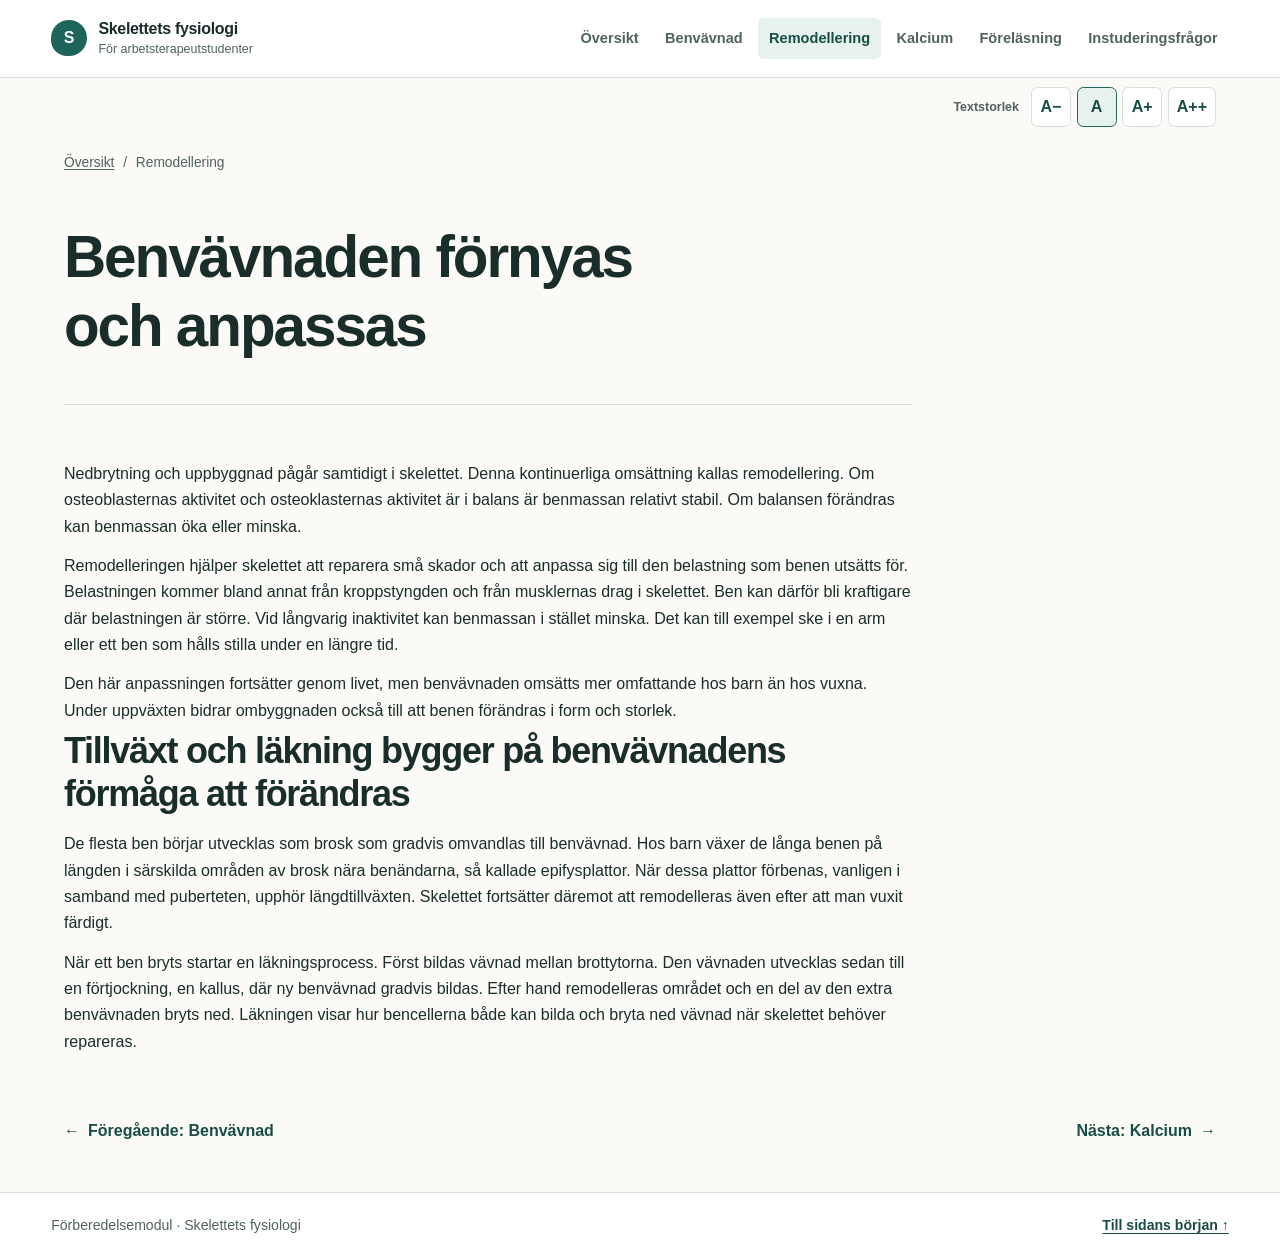
<file: remodellering.html>
<!doctype html>
<html lang="sv">
<head>
  <meta charset="utf-8">
  <meta name="viewport" content="width=device-width, initial-scale=1">
  <meta name="description" content="Benvävnadens remodellering, tillväxt och läkning.">
  <title>Remodellering | Skelettets fysiologi</title>
  <link rel="stylesheet" href="assets/site.css">
  <script src="assets/site.js" defer></script>
</head>
<body>
  <a class="skip-link" href="#main">Hoppa till innehållet</a>
  <header class="site-header">
    <a class="brand" href="index.html" aria-label="Skelettets fysiologi, startsida"><span class="brand-mark" aria-hidden="true">S</span><span><strong>Skelettets fysiologi</strong><small>För arbetsterapeutstudenter</small></span></a>
    <nav class="primary-nav" aria-label="Huvudnavigation"><a href="index.html">Översikt</a><a href="benvavnad.html">Benvävnad</a><a href="remodellering.html" aria-current="page">Remodellering</a><a href="kalcium.html">Kalcium</a><a href="forelasning.html">Föreläsning</a><a href="instuderingsfragor.html">Instuderingsfrågor</a></nav>
  </header>
  <main id="main" class="page-shell">
    <div class="page-topline"><a href="index.html">Översikt</a><span aria-hidden="true">/</span><span>Remodellering</span></div>
    <section class="page-intro"><h1>Benvävnaden förnyas och anpassas</h1></section>
    <section class="content-section narrow-copy">
      <p>Nedbrytning och uppbyggnad pågår samtidigt i skelettet. Denna kontinuerliga omsättning kallas remodellering. Om osteoblasternas aktivitet och osteoklasternas aktivitet är i balans är benmassan relativt stabil. Om balansen förändras kan benmassan öka eller minska.</p>
      <p>Remodelleringen hjälper skelettet att reparera små skador och att anpassa sig till den belastning som benen utsätts för. Belastningen kommer bland annat från kroppstyngden och från musklernas drag i skelettet. Ben kan därför bli kraftigare där belastningen är större. Vid långvarig inaktivitet kan benmassan i stället minska. Det kan till exempel ske i en arm eller ett ben som hålls stilla under en längre tid.</p>
      <p>Den här anpassningen fortsätter genom livet, men benvävnaden omsätts mer omfattande hos barn än hos vuxna. Under uppväxten bidrar ombyggnaden också till att benen förändras i form och storlek.</p>
      <h2>Tillväxt och läkning bygger på benvävnadens förmåga att förändras</h2>
      <p>De flesta ben börjar utvecklas som brosk som gradvis omvandlas till benvävnad. Hos barn växer de långa benen på längden i särskilda områden av brosk nära benändarna, så kallade epifysplattor. När dessa plattor förbenas, vanligen i samband med puberteten, upphör längdtillväxten. Skelettet fortsätter däremot att remodelleras även efter att man vuxit färdigt.</p>
      <p>När ett ben bryts startar en läkningsprocess. Först bildas vävnad mellan brottytorna. Den vävnaden utvecklas sedan till en förtjockning, en kallus, där ny benvävnad gradvis bildas. Efter hand remodelleras området och en del av den extra benvävnaden bryts ned. Läkningen visar hur bencellerna både kan bilda och bryta ned vävnad när skelettet behöver repareras.</p>
    </section>
    <nav class="page-navigation" aria-label="Sidnavigation"><a class="previous-link" href="benvavnad.html"><span aria-hidden="true">←</span> Föregående: Benvävnad</a><a class="next-link" href="kalcium.html">Nästa: Kalcium <span aria-hidden="true">→</span></a></nav>
  </main>
  <footer class="site-footer"><p>Förberedelsemodul · Skelettets fysiologi</p><a href="#main">Till sidans början ↑</a></footer>
</body>
</html>
</file>
<file: assets/site.css>
@charset "utf-8";
:root {
  color-scheme: light;
  --ink: #192d2b;
  --muted: #50625f;
  --paper: #fbfaf6;
  --surface: #ffffff;
  --line: #d7e0dc;
  --accent: #1d645a;
  --accent-dark: #174d46;
  --accent-soft: #e7f1ed;
  --warm: #a75537;
  --warm-soft: #f5eae3;
  --text-scale: 1;
  font-family: Arial, Helvetica, sans-serif;
  font-size: calc(16px * var(--text-scale));
  line-height: 1.65;
  background: var(--paper);
  color: var(--ink);
}
* { box-sizing: border-box; }
html { scroll-behavior: smooth; }
body { margin: 0; min-width: 320px; }
a { color: var(--accent-dark); text-decoration-thickness: .08em; text-underline-offset: .18em; }
a:hover { color: #0d3d36; }
button, input { font: inherit; }
button:focus-visible, a:focus-visible, input:focus-visible { outline: 3px solid #a75537; outline-offset: 3px; }
.skip-link { position: absolute; top: .6rem; left: .6rem; z-index: 10; transform: translateY(-180%); padding: .65rem 1rem; border-radius: .35rem; background: var(--ink); color: white; }
.skip-link:focus { transform: translateY(0); color: white; }
.site-header { display: flex; align-items: center; justify-content: space-between; gap: 1.5rem; padding: 1.1rem clamp(1rem, 4vw, 3.5rem); background: var(--surface); border-bottom: 1px solid var(--line); }
.brand { display: inline-flex; align-items: center; gap: .7rem; color: var(--ink); text-decoration: none; line-height: 1.25; flex: 0 0 auto; }
.brand strong { display: block; font-size: 1rem; letter-spacing: -.02em; }
.brand small { display: block; margin-top: .18rem; color: var(--muted); font-size: .78rem; }
.brand-mark { display: grid; place-items: center; width: 2.25rem; height: 2.25rem; border-radius: 50% 50% 50% 1rem; background: var(--accent); color: white; font-weight: 700; }
.primary-nav { display: flex; align-items: center; justify-content: flex-end; flex-wrap: wrap; gap: .25rem; }
.primary-nav a { padding: .55rem .7rem; border-radius: .35rem; font-size: .91rem; font-weight: 700; text-decoration: none; color: var(--muted); }
.primary-nav a:hover, .primary-nav a[aria-current="page"] { color: var(--accent-dark); background: var(--accent-soft); }
.page-shell { width: min(100% - 2rem, 72rem); margin: 0 auto; }
.page-topline { display: flex; gap: .55rem; align-items: center; padding: 1.4rem 0 .5rem; color: var(--muted); font-size: .86rem; }
.page-topline a { color: var(--muted); }
.hero { padding: clamp(2.5rem, 7vw, 5rem) 0 3.4rem; max-width: 56rem; }
.eyebrow { margin: 0 0 .65rem; color: var(--warm); font-size: .78rem; font-weight: 700; letter-spacing: .12em; line-height: 1.4; text-transform: uppercase; }
h1, h2, h3 { margin: 0; color: var(--ink); line-height: 1.18; letter-spacing: -.035em; }
h1 { max-width: 16ch; font-size: clamp(2.4rem, 6vw, 4.8rem); }
h2 { font-size: clamp(1.55rem, 3vw, 2.25rem); }
h3 { font-size: 1.28rem; }
p { margin: .8rem 0 0; }
.lead { max-width: 63ch; margin-top: 1.2rem; color: #354a47; font-size: 1.24em; line-height: 1.55; }
.hero > p:not(.eyebrow) { max-width: 68ch; }
.button-link { display: inline-flex; align-items: center; gap: .65rem; margin-top: 1.5rem; padding: .75rem 1rem; border-radius: .4rem; background: var(--accent); color: white; font-weight: 700; text-decoration: none; }
.button-link:hover { background: var(--accent-dark); color: white; }
.content-section { padding: 2.7rem 0; border-top: 1px solid var(--line); }
.two-column { display: grid; grid-template-columns: minmax(0, 1.15fr) minmax(18rem, .85fr); gap: clamp(1.5rem, 5vw, 4.5rem); align-items: start; }
.reading-card, .question-panel { padding: 1.5rem; border: 1px solid var(--line); border-radius: .7rem; background: var(--surface); }
.reading-card h2 { font-size: 1.4rem; }
.card-icon { display: inline-grid; place-items: center; width: 2.2rem; height: 2.2rem; margin-bottom: .9rem; border-radius: 50%; background: var(--accent-soft); color: var(--accent-dark); font-size: 1.25rem; font-weight: 700; }
.book-reference { padding-top: .9rem; border-top: 1px solid var(--line); color: var(--muted); font-size: .92rem; }
.reflection-box { margin: 0 0 2.5rem; padding: 1.8rem clamp(1.1rem, 3vw, 2rem); border: 0; border-left: .28rem solid var(--warm); border-radius: .25rem .7rem .7rem .25rem; background: var(--warm-soft); }
.question-list { display: grid; gap: .65rem; margin: 1.1rem 0 0; padding-left: 1.3rem; }
.question-list li { padding-left: .18rem; }
.section-heading { display: flex; justify-content: space-between; align-items: end; gap: 2rem; margin-bottom: 1.3rem; }
.section-heading > p { max-width: 38ch; margin: 0; color: var(--muted); }
.card-grid { display: grid; grid-template-columns: repeat(2, minmax(0, 1fr)); gap: 1rem; }
.topic-card { position: relative; display: block; min-height: 12rem; padding: 1.35rem 1.5rem 1.65rem; border: 1px solid var(--line); border-radius: .7rem; background: var(--surface); color: var(--ink); text-decoration: none; transition: transform .18s ease, box-shadow .18s ease, border-color .18s ease; }
.topic-card:hover { transform: translateY(-2px); border-color: #91b5aa; box-shadow: 0 .5rem 1.3rem #172e2a12; color: var(--ink); }
.topic-number { display: inline-block; margin-bottom: .75rem; color: var(--warm); font-size: .75rem; font-weight: 700; letter-spacing: .12em; }
.topic-card p { max-width: 45ch; color: var(--muted); }
.card-arrow { position: absolute; right: 1.3rem; bottom: 1rem; color: var(--accent); font-size: 1.35rem; }
.topic-card-accent { background: var(--accent-soft); }
.page-intro { padding: 2.5rem 0 2.7rem; }
.page-intro h1 { max-width: 20ch; font-size: clamp(2.3rem, 5vw, 3.65rem); }
.page-intro .lead { max-width: 60ch; }
.narrow-copy { max-width: 53rem; }
.narrow-copy h2 { margin-top: .4rem; }
.narrow-copy h2 + p { margin-top: 1rem; }
.narrow-copy h3 { margin-top: 2rem; margin-bottom: .55rem; }
.narrow-copy h3 + p { margin-top: 0; }
.literature-section { margin-top: 1.2rem; }
.figure-card { margin: .5rem 0 2.4rem; padding: .75rem; border: 1px solid var(--line); border-radius: .75rem; background: var(--surface); }
.figure-card img { display: block; width: 100%; height: auto; aspect-ratio: 16 / 9; object-fit: contain; border-radius: .45rem; background: #f7f7f3; }
.figure-card figcaption { max-width: 80ch; padding: .85rem .55rem .35rem; color: var(--muted); font-size: .94rem; line-height: 1.55; }
.figure-card figcaption strong { color: var(--ink); }
.insight-panel { padding: 1.8rem; border: 0; border-radius: .7rem; background: var(--accent-soft); }
.insight-panel h2 { max-width: 16ch; }
.takeaway { margin: 2.4rem 0; padding: 1.4rem 1.6rem; border-radius: .6rem; background: #f1efe7; }
.takeaway > p:not(.eyebrow) { max-width: 65ch; font-size: 1.08em; }
.takeaway a { display: inline-block; margin-top: 1rem; font-weight: 700; }
.page-navigation { display: flex; justify-content: space-between; gap: 1rem; padding: 1.2rem 0 3rem; }
.previous-link, .next-link { display: inline-flex; align-items: center; gap: .5rem; max-width: 48%; font-weight: 700; text-decoration: none; }
.site-footer { display: flex; justify-content: space-between; gap: 1rem; padding: 1.3rem clamp(1rem, 4vw, 3.5rem); border-top: 1px solid var(--line); background: var(--surface); color: var(--muted); font-size: .88rem; }
.site-footer p { margin: 0; }
.site-footer a { font-weight: 700; }
.lecture-guidance { padding-top: 1.8rem; }
.lecture-guidance h2 { font-size: 1.55rem; }
.question-panel { background: var(--accent-soft); }
.video-section { padding-top: 2rem; }
.video-frame { position: relative; display: grid; place-items: center; width: 100%; aspect-ratio: 16 / 9; overflow: hidden; border: 1px solid #ced8d4; border-radius: .75rem; background: #e9eeeb; }
.video-placeholder { display: grid; justify-items: center; padding: 1rem; text-align: center; color: var(--muted); }
.video-placeholder p { margin-top: .8rem; color: var(--ink); font-size: 1.2rem; font-weight: 700; }
.video-placeholder small { display: block; margin-top: .3rem; font-size: .9rem; }
.play-symbol { display: grid; place-items: center; width: 3.5rem; height: 3.5rem; border-radius: 50%; background: var(--accent); color: white; padding-left: .2rem; }
.video-frame iframe { position: absolute; inset: 0; width: 100%; height: 100%; border: 0; }
.video-note { color: var(--muted); }
.text-size-tools { display: flex; align-items: center; justify-content: flex-end; gap: .35rem; width: min(100% - 2rem, 72rem); margin: .45rem auto 0; padding: .15rem 0; }
.text-size-tools span { padding: 0 .4rem; color: var(--muted); font-size: .78rem; font-weight: 700; }
.text-size-tools button { min-width: 2.5rem; min-height: 2.5rem; padding: .25rem .5rem; border: 1px solid var(--line); border-radius: .4rem; background: white; color: var(--accent-dark); font-weight: 700; cursor: pointer; }
.text-size-tools button:hover, .text-size-tools button[aria-pressed="true"] { border-color: var(--accent); background: var(--accent-soft); }
.sr-only { position: absolute; width: 1px; height: 1px; padding: 0; margin: -1px; overflow: hidden; clip: rect(0,0,0,0); white-space: nowrap; border: 0; }
@media (max-width: 800px) {
  .site-header { align-items: flex-start; flex-direction: column; gap: .85rem; }
  .primary-nav { justify-content: flex-start; width: 100%; }
  .primary-nav a { padding: .5rem .6rem; }
  .two-column { grid-template-columns: 1fr; gap: 1.5rem; }
  .section-heading { align-items: flex-start; flex-direction: column; gap: .7rem; }
}
@media (max-width: 560px) {
  .page-shell { width: min(100% - 1.25rem, 72rem); }
  .card-grid { grid-template-columns: 1fr; }
  .topic-card { min-height: 10rem; }
  .page-navigation { padding-bottom: 4.5rem; }
  .previous-link, .next-link { max-width: 50%; font-size: .9rem; }
  .site-footer { flex-direction: column; }
  .text-size-tools { width: min(100% - 1.25rem, 72rem); }
  .text-size-tools span { font-size: .72rem; }
  .text-size-tools button { min-width: 2.25rem; min-height: 2.25rem; }
  .figure-card { padding: .45rem; }
  .figure-card figcaption { padding: .75rem .35rem .25rem; }
}
@media (prefers-reduced-motion: reduce) {
  html { scroll-behavior: auto; }
  *, *::before, *::after { transition-duration: .01ms !important; animation-duration: .01ms !important; animation-iteration-count: 1 !important; }
}

/* Utfällbara instuderingsfrågor */
.question-section { border-top: 1px solid var(--line); padding: 2.1rem 0 3rem; }
.study-questions { display: grid; gap: .8rem; max-width: 58rem; margin: 0 auto; }
.study-question { overflow: hidden; border: 1px solid #173e38; border-radius: .7rem; background: var(--surface); box-shadow: 0 .2rem .7rem #172e2a10; }
.study-question summary { display: grid; grid-template-columns: minmax(0, 1fr) 1.5rem; align-items: center; gap: .8rem; min-height: 4rem; padding: .9rem 1rem; background: var(--accent-dark); color: #fff; font-weight: 700; line-height: 1.45; cursor: pointer; list-style: none; }
.study-question summary::-webkit-details-marker { display: none; }
.study-question summary::after { content: "+"; justify-self: center; font-size: 1.5rem; font-weight: 400; line-height: 1; }
.study-question[open] summary::after { content: "−"; }
.study-question summary:hover { background: #103e37; }
.study-question summary:focus-visible { position: relative; z-index: 1; outline: 3px solid var(--warm); outline-offset: -4px; }
.question-text { min-width: 0; }
.question-hint { padding: .15rem 1.15rem 1rem 4.15rem; border-top: 1px solid #d3e1dc; background: var(--accent-soft); color: var(--ink); }
.question-hint p { max-width: 68ch; margin: .8rem 0 0; }
.question-hint strong { color: var(--accent-dark); }
@media (max-width: 560px) {
  .study-question summary { grid-template-columns: minmax(0, 1fr) 1.25rem; gap: .65rem; padding: .8rem .7rem; }
  .question-hint { padding-left: .9rem; }
}

/* Kompakta genvägar på översiktssidan */
.topic-links { display: grid; grid-template-columns: repeat(5, minmax(0, 1fr)); gap: .65rem; margin: 1.1rem 0 2rem; }
.topic-links .topic-card { display: flex; align-items: center; justify-content: center; min-height: 0; padding: .8rem .55rem; border: 0; border-radius: .55rem; text-align: center; font-size: .92rem; line-height: 1.25; }
.topic-links .topic-card h3 { font: inherit; letter-spacing: normal; }
.topic-links .topic-card { background: #cfe5da; color: #174d46; font-weight: 700; }
.topic-links .topic-card:hover { border-color: transparent; box-shadow: 0 .35rem .85rem #172e2a20; color: inherit; }
@media (max-width: 720px) {
  .topic-links { grid-template-columns: repeat(3, minmax(0, 1fr)); }
}
@media (max-width: 420px) {
  .topic-links { grid-template-columns: repeat(2, minmax(0, 1fr)); }
}
</file>
